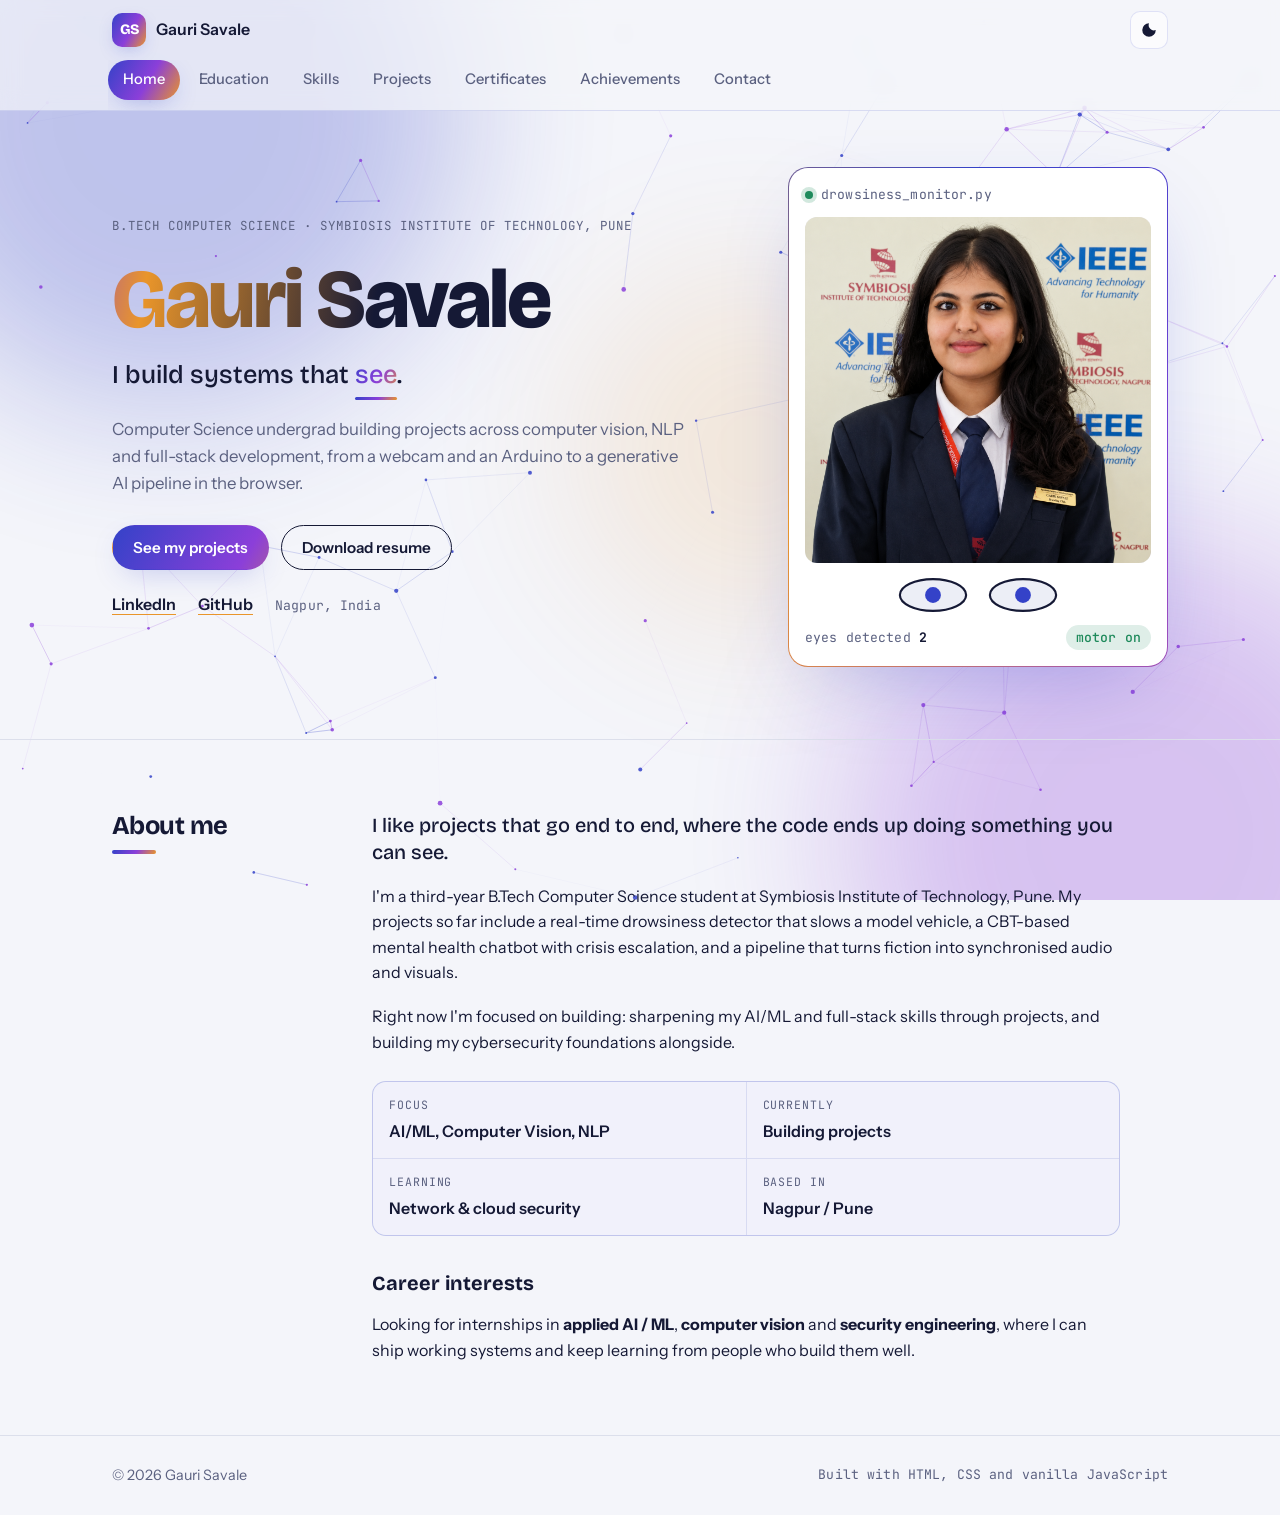
<file: index.html>
<!doctype html>
<html lang="en">
<head>
  <meta charset="utf-8">
  <meta name="viewport" content="width=device-width, initial-scale=1, viewport-fit=cover">
  <title>Gauri Savale Portfolio</title>
  <meta name="claude:viewport-fit-sides" content="cover">
  <meta name="description" content="Gauri Savale, B.Tech Computer Science student at Symbiosis Institute of Technology. AI/ML, computer vision, NLP and full-stack projects.">
  <link rel="preconnect" href="https://fonts.googleapis.com">
  <link rel="preconnect" href="https://fonts.gstatic.com" crossorigin>
  <link rel="stylesheet" href="https://fonts.googleapis.com/css2?family=Bricolage+Grotesque:opsz,wght@12..96,500;12..96,700;12..96,800&family=Instrument+Sans:wght@400;500;600&family=JetBrains+Mono:wght@400;500&display=swap">
  <link rel="stylesheet" href="style.css?v=13">
  <!-- Tab styles kept inline so tabs work even if an old style.css is cached -->
  <style>
    .tabs { display: flex; gap: 4px; overflow-x: auto; scrollbar-width: none; padding: 0 0 10px; }
    .tabs::-webkit-scrollbar { display: none; }
    .tab { flex: none; color: var(--muted, #9BA1BF); text-decoration: none; font-size: .92rem; font-weight: 500;
           padding: 7px 14px; border-radius: 99px; white-space: nowrap; }
    .tab:hover { color: var(--ink, #ECEEF8); background: var(--surface-2, rgba(128,128,160,.15)); }
    .tab[aria-selected="true"] { color: var(--accent-ink, #fff); background: var(--accent, #3442C8); }
    .js-tabs .panel:not(.is-active) { display: none !important; }
  </style>
</head>
<body>

<!-- Live background: drifting colour blobs + interactive particle network (script.js, block 12) -->
<div class="aurora" aria-hidden="true"><span></span><span></span><span></span></div>
<canvas id="bgCanvas" aria-hidden="true"></canvas>

<!-- ============ HEADER + TABS ============ -->
<header class="nav">
  <div class="wrap nav-inner">
    <a href="#home" class="brand" aria-label="Home"><span class="brand-mark">GS</span><span class="brand-name">Gauri Savale</span></a>
    <div class="nav-actions">
      <span id="viewCount" class="views mono" title="Portfolio visits" hidden>
        <svg viewBox="0 0 24 24" width="16" height="16" aria-hidden="true"><path fill="currentColor" d="M12 5C6.5 5 2.7 9.2 1.5 12c1.2 2.8 5 7 10.5 7s9.3-4.2 10.5-7C21.3 9.2 17.5 5 12 5zm0 11.5A4.5 4.5 0 1 1 12 7.5a4.5 4.5 0 0 1 0 9zm0-7a2.5 2.5 0 1 0 0 5 2.5 2.5 0 0 0 0-5z"/></svg>
        <b id="viewNumber">0</b><span class="views-label">views</span>
      </span>
      <button id="themeBtn" class="icon-btn" type="button" aria-label="Switch colour theme">
        <svg viewBox="0 0 24 24" width="18" height="18" aria-hidden="true"><path fill="currentColor" d="M12 3a9 9 0 1 0 9 9 7 7 0 0 1-9-9z"/></svg>
      </button>
    </div>
  </div>
  <div class="wrap">
    <nav class="tabs" role="tablist" aria-label="Portfolio sections">
      <a href="#home" role="tab" class="tab">Home</a>
      <a href="#education" role="tab" class="tab">Education</a>
      <a href="#skills" role="tab" class="tab">Skills</a>
      <a href="#projects" role="tab" class="tab">Projects</a>
      <a href="#certificates" role="tab" class="tab">Certificates</a>
      <a href="#achievements" role="tab" class="tab">Achievements</a>
      <a href="#contact" role="tab" class="tab">Contact</a>
    </nav>
  </div>
</header>

<main>

  <!-- ============ HOME: hero + about + career interests ============ -->
  <section id="home" class="panel" role="tabpanel" aria-label="Home">
    <div class="hero">
      <div class="wrap hero-grid">
        <div class="hero-text">
          <p class="eyebrow">B.Tech Computer Science · Symbiosis Institute of Technology, Pune</p>
          <h1>Gauri Savale</h1>
          <p class="role">I build systems that <span id="rotator" class="rotator">see</span>.</p>
          <p class="lede">Computer Science undergrad building projects across computer vision, NLP and full-stack development, from a webcam and an Arduino to a generative AI pipeline in the browser.</p>
          <div class="cta-row">
            <a class="btn btn-primary" href="#projects">See my projects</a>
            <a class="btn btn-ghost" href="assets/Gauri_Savale_Resume.pdf" download>Download resume</a>
          </div>
          <ul class="hero-links">
            <li><a href="https://www.linkedin.com/in/gaurisavale" target="_blank" rel="noopener">LinkedIn</a></li>
            <li><a href="https://github.com/gaurisavale" target="_blank" rel="noopener">GitHub</a></li>
            <li><span class="mono">Nagpur, India</span></li>
          </ul>
        </div>

        <!-- A live nod to the drowsiness detection project: blinking eyes + an eye aspect ratio readout -->
        <figure class="monitor" aria-label="Animated demo inspired by the drowsiness detection project">
          <div class="monitor-head">
            <span class="dot"></span><span class="mono">drowsiness_monitor.py</span>
          </div>
          <div class="photo-frame">
            <img id="profilePhoto" src="assets/profile.jpg" alt="Photo of Gauri Savale" width="320" height="320">
            <span class="initials" aria-hidden="true">GS</span>
          </div>
          <div class="eyes" aria-hidden="true">
            <svg class="eye" viewBox="0 0 100 50"><ellipse cx="50" cy="25" rx="46" ry="22" class="sclera"/><circle cx="50" cy="25" r="11" class="iris"/><rect class="lid" x="0" y="0" width="100" height="50"/></svg>
            <svg class="eye" viewBox="0 0 100 50"><ellipse cx="50" cy="25" rx="46" ry="22" class="sclera"/><circle cx="50" cy="25" r="11" class="iris"/><rect class="lid" x="0" y="0" width="100" height="50"/></svg>
          </div>
          <figcaption class="readout mono">
            <span>eyes detected <b id="earValue">2</b></span>
            <span id="earState" class="state awake">motor on</span>
          </figcaption>
        </figure>
      </div>
    </div>

    <div class="section alt">
      <div class="wrap split">
        <h2 class="label">About me</h2>
        <div class="body">
          <p class="big">I like projects that go end to end, where the code ends up doing something you can see.</p>
          <p>I'm a third-year B.Tech Computer Science student at Symbiosis Institute of Technology, Pune. My projects so far include a real-time drowsiness detector that slows a model vehicle, a CBT-based mental health chatbot with crisis escalation, and a pipeline that turns fiction into synchronised audio and visuals.</p>
          <p>Right now I'm focused on building: sharpening my AI/ML and full-stack skills through projects, and building my cybersecurity foundations alongside.</p>
          <dl class="facts">
            <div><dt>Focus</dt><dd>AI/ML, Computer Vision, NLP</dd></div>
            <div><dt>Currently</dt><dd>Building projects</dd></div>
            <div><dt>Learning</dt><dd>Network &amp; cloud security</dd></div>
            <div><dt>Based in</dt><dd>Nagpur / Pune</dd></div>
          </dl>

          <h3 class="sub">Career interests</h3>
          <p>Looking for internships in <strong>applied AI / ML</strong>, <strong>computer vision</strong> and <strong>security engineering</strong>, where I can ship working systems and keep learning from people who build them well.</p>
        </div>
      </div>
    </div>
  </section>

  <!-- ============ EDUCATION ============ -->
  <section id="education" class="panel section" role="tabpanel" aria-label="Education">
    <div class="wrap split">
      <h2 class="label">Education</h2>
      <div class="body">
        <ol class="timeline">
          <li>
            <span class="when mono">2024 – present</span>
            <h3>B.Tech in Computer Science</h3>
            <p>Symbiosis Institute of Technology, Pune</p>
          </li>
          <li>
            <span class="when mono">Year: add</span>
            <h3>Class XII (Higher Secondary)</h3>
            <p class="todo">Add school / junior college name and board</p>
          </li>
          <li>
            <span class="when mono">Year: add</span>
            <h3>Class X (Secondary)</h3>
            <p class="todo">Add school name and board</p>
          </li>
        </ol>
      </div>
    </div>
  </section>

  <!-- ============ SKILLS ============ -->
  <section id="skills" class="panel section" role="tabpanel" aria-label="Skills">
    <div class="wrap split">
      <h2 class="label">Technical skills</h2>
      <div class="body">
        <div class="skill-grid">
          <div class="skill-group">
            <h3>Languages</h3>
            <ul class="meters">
              <li><span>Python</span><meter min="0" max="5" value="4.5">4.5/5</meter></li>
              <li><span>JavaScript</span><meter min="0" max="5" value="3.5">3.5/5</meter></li>
              <li><span>SQL / PL/SQL</span><meter min="0" max="5" value="3.5">3.5/5</meter></li>
              <li><span>C</span><meter min="0" max="5" value="3">3/5</meter></li>
            </ul>
          </div>
          <div class="skill-group">
            <h3>AI / ML</h3>
            <ul class="chips">
              <li>NLP</li><li>Computer Vision</li><li>Sentiment Analysis</li><li>Generative AI</li><li>Machine Learning</li>
            </ul>
          </div>
          <div class="skill-group">
            <h3>Frameworks &amp; libraries</h3>
            <ul class="chips">
              <li>Django</li><li>React</li><li>Next.js</li><li>OpenCV</li><li>Pandas</li><li>Matplotlib</li><li>Spotipy</li><li>Firebase</li><li>Arduino</li>
            </ul>
          </div>
          <div class="skill-group">
            <h3>CS fundamentals</h3>
            <ul class="chips">
              <li>Data Structures &amp; Algorithms</li><li>DBMS &amp; Triggers</li><li>SDLC</li><li>Debugging</li><li>Linux (RHEL)</li><li>Ansible</li>
            </ul>
          </div>
          <div class="skill-group wide">
            <h3>Cybersecurity <span class="tag">learning</span></h3>
            <ul class="chips">
              <li>Network Security</li><li>Cloud Security</li><li>Risk Management</li><li>Threat Analysis</li>
            </ul>
          </div>
        </div>

        <!-- Resume skill extractor -->
        <div class="extractor" id="extractor">
          <div class="ex-head">
            <h3>Resume skill extractor</h3>
            <p class="note">Upload a resume (PDF or TXT) and it lists every skill it finds, grouped by area, and shows which ones we share. It runs in your browser, so the file is never uploaded anywhere.</p>
          </div>
          <div id="dropZone" class="drop">
            <div class="ex-actions">
              <button type="button" class="btn btn-primary" id="pickResume">Upload a resume</button>
              <button type="button" class="btn btn-ghost" id="useMyResume">Try it on my resume</button>
            </div>
            <p class="drop-hint">or drag a PDF / TXT file here</p>
            <input id="resumeInput" type="file" accept=".pdf,.txt,application/pdf,text/plain" hidden>
          </div>
          <p id="exStatus" class="ex-status" role="status"></p>
          <div id="exResults" class="ex-results" hidden></div>
        </div>
      </div>
    </div>
  </section>

  <!-- ============ PROJECTS ============ -->
  <section id="projects" class="panel section" role="tabpanel" aria-label="Projects">
    <div class="wrap">
      <div class="section-head">
        <h2 class="label">Projects</h2>
        <div class="filters" role="group" aria-label="Filter projects">
          <button type="button" class="filter is-on" data-filter="all" aria-pressed="true">All</button>
          <button type="button" class="filter" data-filter="ai" aria-pressed="false">AI / ML</button>
          <button type="button" class="filter" data-filter="web" aria-pressed="false">Web</button>
          <button type="button" class="filter" data-filter="hardware" aria-pressed="false">Hardware</button>
          <button type="button" class="filter" data-filter="data" aria-pressed="false">Data</button>
        </div>
      </div>

      <div class="projects">
        <article class="project featured" data-tags="ai hardware">
          <div class="project-top"><span class="year mono">2026</span><span class="kind mono">CV + embedded</span></div>
          <h3>Vision-Based Driver Drowsiness Detection &amp; Smart Vehicle Control</h3>
          <p>A webcam watches the driver's eyes in real time using OpenCV. If the eyes disappear (closed or looking away), the Python script tells an Arduino over serial to stop the vehicle's motor. When the eyes are detected again, the motor starts back up.</p>
          <ul class="points">
            <li>Eye detection with OpenCV's Haar cascade classifier, drawn live on the video feed</li>
            <li>Python sends <code>1</code> or <code>0</code> over USB serial; the Arduino drives the motor through an L298N driver with PWM speed control</li>
          </ul>
          <ul class="stack mono"><li>Python</li><li>OpenCV</li><li>PySerial</li><li>Arduino (C++)</li></ul>
          <div class="links"><a class="code-link" href="https://github.com/gaurisavale/drowsiness-detection" target="_blank" rel="noopener">View code →</a></div>
        </article>

        <article class="project" data-tags="ai web">
          <div class="project-top"><span class="year mono">2026</span><span class="kind mono">NLP chatbot</span></div>
          <h3>MindEase: AI Mental Health Chatbot</h3>
          <p>A chatbot giving CBT-based emotional support, with sentiment analysis and intent classification. Crisis detection escalates high-risk sessions, and sessions are anonymised with private, persistent history.</p>
          <ul class="stack mono"><li>Python</li><li>Django</li><li>NLP</li><li>MySQL / Firebase</li><li>JavaScript</li></ul>
          <div class="links"><a class="code-link" href="https://github.com/gaurisavale/mindease" target="_blank" rel="noopener">View code →</a></div>
        </article>

        <article class="project" data-tags="ai web">
          <div class="project-top"><span class="kind mono">AI dev tool</span></div>
          <h3>CodeReviewX: Explainable AI Code Review</h3>
          <p>Upload code and get a review you can trust. It runs deterministic structural analysis first (AST for Python, heuristics for JS, TS, Java and C/C++), then an LLM explains only the verified findings. Results show as a function-health graph, heatmap, risk flags and refactoring tips.</p>
          <ul class="stack mono"><li>Next.js</li><li>TypeScript</li><li>FastAPI</li><li>Python AST</li><li>OpenAI API</li><li>Docker</li></ul>
          <div class="links"><a class="code-link" href="https://github.com/gaurisavale/CodeReviewX" target="_blank" rel="noopener">View code →</a></div>
        </article>

        <article class="project" data-tags="ai web">
          <div class="project-top"><span class="year mono">2026</span><span class="kind mono">GenAI pipeline</span></div>
          <h3>VisionTale: Cinematic Stories from Text</h3>
          <p>Write a short scene and it becomes a narrated mini film. The text is split into story beats, an AI image is generated for each, and the browser reads it aloud while highlighting every spoken word. Factual text is detected first and skips image generation, and scenes are generated in parallel, cutting the wait from about 20s to 4s.</p>
          <ul class="stack mono"><li>Next.js</li><li>React</li><li>Tailwind CSS</li><li>Pollinations.ai</li><li>Web Speech API</li></ul>
          <div class="links">
            <a class="code-link" href="https://shader-hero-two.vercel.app" target="_blank" rel="noopener">Live demo →</a>
            <a class="code-link" href="https://github.com/gaurisavale/visiontale" target="_blank" rel="noopener">View code →</a>
          </div>
        </article>

        <article class="project" data-tags="data web">
          <div class="project-top"><span class="year mono">2025</span><span class="kind mono">Data + web app</span></div>
          <h3>Musify: Playlist Analyzer</h3>
          <p>Breaks down a playlist's genres, moods, artists and eras with hand-built SVG charts. Log in with Spotify, upload a CSV or try a demo playlist. It also suggests new songs, reorders tracks into a smooth energy arc, and compares two playlists. Started as a Python + Spotipy notebook, rebuilt as a web app.</p>
          <ul class="stack mono"><li>JavaScript</li><li>Spotify Web API</li><li>OAuth PKCE</li><li>SVG charts</li></ul>
          <div class="links">
            <a class="code-link" href="https://gaurisavale.github.io/Musify/" target="_blank" rel="noopener">Live demo →</a>
            <a class="code-link" href="https://github.com/gaurisavale/Musify" target="_blank" rel="noopener">View code →</a>
          </div>
        </article>
      </div>
    </div>
  </section>

  <!-- ============ CERTIFICATES ============ -->
  <section id="certificates" class="panel section" role="tabpanel" aria-label="Certificates">
    <div class="wrap">
      <div class="section-head">
        <h2 class="label">Certificates</h2>
        <p class="note">Tap a certificate to view it.</p>
      </div>
      <div class="certs" id="certGrid"></div>
    </div>
  </section>

  <!-- ============ ACHIEVEMENTS + CONTRIBUTIONS ============ -->
  <section id="achievements" class="panel section" role="tabpanel" aria-label="Achievements">
    <div class="wrap two-col">
      <div>
        <h2 class="label">Achievements</h2>
        <ul class="list">
          <li><strong>Red Hat System Administration I</strong><span>Certified, April 2026</span></li>
        </ul>
      </div>
      <div>
        <h2 class="label">Contributions</h2>
        <ul class="list">
          <li><strong>ACM Student Chapter, SIT</strong><span>Active member since 2024. Technical talks, workshops and hackathons.</span></li>
        </ul>
      </div>
    </div>
  </section>

  <!-- ============ CONTACT ============ -->
  <section id="contact" class="panel section" role="tabpanel" aria-label="Contact">
    <div class="wrap two-col">
      <div>
        <h2 class="label">Contact</h2>
        <p class="big">Open to internships, project collaborations and a good conversation about AI.</p>
        <div class="contact-line">
          <span class="mono" id="emailText">gauri.s.savale@gmail.com</span>
          <button type="button" class="btn btn-small" id="copyEmail">Copy</button>
        </div>
        <ul class="hero-links">
          <li><a href="https://www.linkedin.com/in/gaurisavale" target="_blank" rel="noopener">LinkedIn</a></li>
          <li><a href="https://github.com/gaurisavale" target="_blank" rel="noopener">GitHub</a></li>
          <li><a href="assets/Gauri_Savale_Resume.pdf" download>Resume (PDF)</a></li>
        </ul>
      </div>
      <form id="contactForm" class="form" novalidate>
        <label for="cName">Your name</label>
        <input id="cName" name="name" type="text" autocomplete="name" required>
        <label for="cEmail">Your email</label>
        <input id="cEmail" name="email" type="email" autocomplete="email" required>
        <label for="cMsg">Message</label>
        <textarea id="cMsg" name="message" rows="4" required></textarea>
        <button class="btn btn-primary" type="submit">Write to Gauri</button>
        <p id="formNote" class="form-note" role="status"></p>
      </form>
    </div>
  </section>
</main>

<footer class="footer">
  <div class="wrap footer-inner">
    <span>© <span id="year">2026</span> Gauri Savale</span>
    <span class="mono">Built with HTML, CSS and vanilla JavaScript</span>
  </div>
</footer>

<!-- Certificate viewer -->
<dialog id="certDialog" class="dialog" aria-labelledby="dlgTitle">
  <div class="dialog-head">
    <h3 id="dlgTitle">Certificate</h3>
    <button type="button" class="icon-btn" id="dlgClose" aria-label="Close">✕</button>
  </div>
  <div class="dialog-body" id="dlgBody"></div>
</dialog>

<script src="script.js?v=13"></script>
</body>
</html>
</file>
<file: style.css>
/* Layout: single column of sections; on wide screens each section has a
   narrow label column on the left and content on the right. */
:root {
  --bg: #F4F5FA;
  --surface: #FFFFFF;
  --surface-2: #ECEEF6;
  --ink: #151935;
  --muted: #5B6180;
  --line: #DCDFEB;
  --accent: #3442C8;
  --accent-ink: #FFFFFF;
  --accent-soft: #E4E7FB;
  --spark: #E9952A;
  --ok: #1E8A5B;
  --warn: #C2410C;

  --f-display: "Bricolage Grotesque", "Segoe UI", system-ui, sans-serif;
  --f-body: "Instrument Sans", "Segoe UI", system-ui, sans-serif;
  --f-mono: "JetBrains Mono", ui-monospace, Consolas, monospace;

  --step-0: 1rem;
  --step-1: 1.25rem;
  --step-2: 1.6rem;
  --step-3: clamp(2rem, 4vw, 2.6rem);
  --step-4: clamp(2.8rem, 8vw, 5.2rem);

  --radius: 14px;
  --maxw: 1120px;
}

@media (prefers-color-scheme: dark) {
  :root:not([data-theme="light"]) {
    --bg: #0E1120; --surface: #161A2E; --surface-2: #1C2138; --ink: #ECEEF8; --muted: #9BA1BF;
    --line: #2A3050; --accent: #8E98FF; --accent-ink: #0E1120; --accent-soft: #232A52;
    --spark: #F3B04F; --ok: #4CC58E; --warn: #FB923C; color-scheme: dark;
  }
}
:root[data-theme="dark"] {
  --bg: #0E1120; --surface: #161A2E; --surface-2: #1C2138; --ink: #ECEEF8; --muted: #9BA1BF;
  --line: #2A3050; --accent: #8E98FF; --accent-ink: #0E1120; --accent-soft: #232A52;
  --spark: #F3B04F; --ok: #4CC58E; --warn: #FB923C; color-scheme: dark;
}

/* ---------- Base ---------- */
* { box-sizing: border-box; }
html { scroll-behavior: smooth; }
body {
  margin: 0;
  background: var(--bg);
  color: var(--ink);
  font-family: var(--f-body);
  font-size: var(--step-0);
  line-height: 1.6;
  -webkit-font-smoothing: antialiased;
}
img { max-width: 100%; display: block; }
a { color: var(--accent); }
h1, h2, h3 { font-family: var(--f-display); line-height: 1.1; margin: 0; text-wrap: balance; }
p { margin: 0; }
code { font-family: var(--f-mono); font-size: .9em; background: var(--surface-2); padding: .1em .35em; border-radius: 4px; }
.mono { font-family: var(--f-mono); font-size: .82rem; letter-spacing: .01em; }
:focus-visible { outline: 3px solid var(--spark); outline-offset: 2px; border-radius: 4px; }

.wrap {
  max-width: var(--maxw);
  margin-inline: auto;
  padding-left: max(16px, env(safe-area-inset-left, 0px));
  padding-right: max(16px, env(safe-area-inset-right, 0px));
}
@media (min-width: 700px) {
  .wrap { padding-left: max(32px, env(safe-area-inset-left, 0px)); padding-right: max(32px, env(safe-area-inset-right, 0px)); }
}


/* ---------- Nav ---------- */
.nav {
  position: sticky;
  top: env(safe-area-inset-top, 0px);
  z-index: 20;
  background: color-mix(in srgb, var(--bg) 88%, transparent);
  backdrop-filter: blur(10px);
  border-bottom: 1px solid var(--line);
}
.nav-inner { display: flex; align-items: center; justify-content: space-between; gap: 16px; height: 60px; }

/* Tab strip: scrolls sideways on small screens instead of wrapping */
.tabs {
  display: flex; gap: 4px; overflow-x: auto; scrollbar-width: none;
  margin-inline: -4px; padding: 0 4px 10px;
}
.tabs::-webkit-scrollbar { display: none; }
.tab {
  flex: none; color: var(--muted); text-decoration: none; font-size: .92rem; font-weight: 500;
  padding: 7px 14px; border-radius: 99px; border: 1px solid transparent; white-space: nowrap;
  transition: color .15s ease, background-color .15s ease;
}
.tab:hover { color: var(--ink); background: var(--surface-2); }
.tab[aria-selected="true"] { color: var(--accent-ink); background: var(--accent); }

/* Panels: JS adds .js-tabs to <html>, so without JS every section still shows */
.js-tabs .panel:not(.is-active) { display: none; }
.panel.is-active { animation: panelIn .3s ease both; }
@keyframes panelIn { from { opacity: .4; transform: translateY(8px); } to { opacity: 1; transform: none; } }
.js-tabs .panel.section { border-top: 0; }
main { min-height: 60vh; }
.brand { display: flex; align-items: center; gap: 10px; text-decoration: none; color: var(--ink); font-weight: 600; }
.brand-mark {
  display: grid; place-items: center; width: 34px; height: 34px; border-radius: 10px;
  background: var(--accent); color: var(--accent-ink); font-family: var(--f-display); font-weight: 800; font-size: .9rem;
}
.icon-btn {
  display: grid; place-items: center; width: 38px; height: 38px; border-radius: 10px;
  border: 1px solid var(--line); background: var(--surface); color: var(--ink); cursor: pointer; font-size: 1rem;
}
.icon-btn:hover { border-color: var(--accent); color: var(--accent); }

/* ---------- Buttons ---------- */
.btn {
  display: inline-flex; align-items: center; justify-content: center; gap: 8px;
  font: 600 .95rem var(--f-body); padding: 12px 20px; border-radius: 999px;
  text-decoration: none; border: 1.5px solid transparent; cursor: pointer;
  transition: transform .15s ease, background-color .15s ease;
}
.btn:hover { transform: translateY(-1px); }
.btn-primary { background: var(--accent); color: var(--accent-ink); }
.btn-ghost { border-color: var(--ink); color: var(--ink); background: transparent; }
.btn-ghost:hover { background: var(--ink); color: var(--bg); }
.btn-small { padding: 6px 14px; font-size: .85rem; background: var(--surface-2); color: var(--ink); border-color: var(--line); }

/* ---------- Hero ---------- */
.hero { padding-block: 56px 72px; }
.hero-grid { display: grid; grid-template-columns: minmax(0, 1.35fr) minmax(0, 1fr); gap: 48px; align-items: center; }
.eyebrow { font-family: var(--f-mono); font-size: .78rem; text-transform: uppercase; letter-spacing: .08em; color: var(--muted); margin-bottom: 18px; }
.hero h1 { font-size: var(--step-4); font-weight: 800; letter-spacing: -.03em; }
.role { font-family: var(--f-display); font-size: var(--step-2); font-weight: 500; margin-top: 10px; }
.rotator {
  color: var(--accent); display: inline-block;
  border-bottom: 3px solid var(--spark); padding-bottom: 2px;
  transition: opacity .25s ease;
}
.lede { color: var(--muted); max-width: 54ch; margin-top: 18px; font-size: 1.05rem; }
.cta-row { display: flex; flex-wrap: wrap; gap: 12px; margin-top: 28px; }
.hero-links { list-style: none; padding: 0; margin: 22px 0 0; display: flex; flex-wrap: wrap; gap: 8px 22px; align-items: center; }
.hero-links a { color: var(--ink); font-weight: 600; text-decoration-color: var(--spark); text-underline-offset: 4px; }
.hero-links .mono { color: var(--muted); }

.monitor {
  margin: 0; background: var(--surface); border: 1px solid var(--line); border-radius: 20px;
  padding: 16px; box-shadow: 0 20px 50px -30px color-mix(in srgb, var(--accent) 60%, transparent);
  max-width: 380px; justify-self: end; width: 100%;
}
.monitor-head { display: flex; align-items: center; gap: 8px; color: var(--muted); margin-bottom: 12px; }
.dot { width: 8px; height: 8px; border-radius: 50%; background: var(--ok); box-shadow: 0 0 0 4px color-mix(in srgb, var(--ok) 20%, transparent); }
.photo-frame {
  position: relative; aspect-ratio: 1; max-width: 100%; border-radius: 12px; overflow: hidden;
  background: repeating-linear-gradient(45deg, var(--surface-2) 0 10px, var(--accent-soft) 10px 20px);
}
.photo-frame img { position: absolute; inset: 0; width: 100%; height: 100%; object-fit: cover; z-index: 1; }
.photo-frame img.missing { display: none; }
.initials {
  position: absolute; inset: 0; display: grid; place-items: center;
  font-family: var(--f-display); font-weight: 800; font-size: 5rem; color: var(--accent);
}
.eyes { display: flex; justify-content: center; gap: 18px; margin-top: 14px; }
.eye { width: 72px; height: 36px; }
.sclera { fill: var(--surface-2); stroke: var(--ink); stroke-width: 3; }
.iris { fill: var(--accent); }
.lid { fill: var(--ink); transform-origin: 50% 0; transform: scaleY(0); transition: transform .12s ease; }
.monitor.blink .lid { transform: scaleY(1); }
.readout { display: flex; justify-content: space-between; align-items: center; margin-top: 12px; color: var(--muted); }
.readout b { color: var(--ink); font-variant-numeric: tabular-nums; }
.state { padding: 2px 10px; border-radius: 999px; font-weight: 500; }
.state.awake { color: var(--ok); background: color-mix(in srgb, var(--ok) 14%, transparent); }
.state.drowsy { color: var(--warn); background: color-mix(in srgb, var(--warn) 14%, transparent); }

@media (max-width: 820px) {
  .hero { padding-block: 36px 48px; }
  .hero-grid { grid-template-columns: minmax(0, 1fr); gap: 32px; }
  .monitor { justify-self: start; }
}

/* ---------- Sections ---------- */
.section { padding-block: 72px; border-top: 1px solid var(--line); }
.section.alt { background: var(--surface); }
.split { display: grid; grid-template-columns: 220px minmax(0, 1fr); gap: 40px; }
.label {
  font-size: var(--step-3); font-weight: 700; letter-spacing: -.02em;
}
.split .label { font-size: var(--step-2); align-self: start; }
.body { display: grid; gap: 18px; max-width: 68ch; min-width: 0; }
.big { font-family: var(--f-display); font-size: var(--step-1); font-weight: 500; line-height: 1.35; }
.sub { font-size: var(--step-1); margin-top: 18px; }
.note { color: var(--muted); font-size: .9rem; }
.section-head { display: flex; flex-wrap: wrap; align-items: end; justify-content: space-between; gap: 16px; margin-bottom: 28px; }
.two-col { display: grid; grid-template-columns: minmax(0, 1fr) minmax(0, 1fr); gap: 48px; }
.two-col .label { margin-bottom: 20px; }

@media (max-width: 820px) {
  .section { padding-block: 52px; }
  .split, .two-col { grid-template-columns: minmax(0, 1fr); gap: 20px; }
  .split .label { position: static; }
}

/* placeholders for content still to add */
.todo { color: var(--muted); font-style: italic; }
li.todo { border-style: dashed !important; }

/* About facts */
.facts { display: grid; grid-template-columns: repeat(2, minmax(0, 1fr)); gap: 1px; margin: 8px 0 0; background: var(--line); border: 1px solid var(--line); border-radius: var(--radius); overflow: hidden; }
.facts div { background: var(--bg); padding: 14px 16px; }
.facts dt { font-family: var(--f-mono); font-size: .72rem; text-transform: uppercase; letter-spacing: .08em; color: var(--muted); }
.facts dd { margin: 4px 0 0; font-weight: 600; }

/* Education timeline */
.timeline { list-style: none; margin: 0; padding: 0 0 0 22px; border-left: 2px solid var(--line); display: grid; gap: 26px; }
.timeline li { position: relative; }
.timeline li::before {
  content: ""; position: absolute; left: -30px; top: 6px; width: 14px; height: 14px; border-radius: 50%;
  background: var(--surface); border: 3px solid var(--accent);
}
.timeline li:first-child::before { background: var(--accent); }
.timeline h3 { font-size: var(--step-1); margin-top: 4px; }
.timeline .when { color: var(--muted); }
.timeline p { color: var(--muted); }

/* Marks table */
.table-wrap { overflow-x: auto; border: 1px solid var(--line); border-radius: var(--radius); }
.marks { width: 100%; border-collapse: collapse; font-variant-numeric: tabular-nums; min-width: 420px; }
.marks th, .marks td { text-align: left; padding: 12px 16px; border-bottom: 1px solid var(--line); }
.marks tr:last-child td { border-bottom: 0; }
.marks th { font-family: var(--f-mono); font-size: .72rem; text-transform: uppercase; letter-spacing: .08em; color: var(--muted); font-weight: 500; background: var(--bg); }
.marks .bar-col { width: 45%; }
.bar { height: 8px; border-radius: 99px; background: var(--surface-2); overflow: hidden; }
.bar span { display: block; height: 100%; background: var(--accent); border-radius: 99px; }
.pending { color: var(--muted); font-style: italic; }

/* Skills */
.skill-grid { display: grid; grid-template-columns: repeat(2, minmax(0, 1fr)); gap: 28px 36px; }
.skill-group h3 { font-size: 1.05rem; margin-bottom: 12px; display: flex; align-items: center; gap: 10px; }
.skill-group.wide { grid-column: 1 / -1; }
.tag { font-family: var(--f-mono); font-size: .7rem; font-weight: 500; color: var(--spark); border: 1px solid currentColor; border-radius: 99px; padding: 1px 8px; }
.chips { list-style: none; padding: 0; margin: 0; display: flex; flex-wrap: wrap; gap: 8px; }
.chips li { background: var(--surface); border: 1px solid var(--line); padding: 5px 12px; border-radius: 99px; font-size: .9rem; }
.section.alt .chips li { background: var(--bg); }
.meters { list-style: none; padding: 0; margin: 0; display: grid; gap: 10px; }
.meters li { display: grid; grid-template-columns: 120px minmax(0, 1fr); align-items: center; gap: 12px; font-size: .92rem; }
meter { width: 100%; height: 10px; appearance: none; -webkit-appearance: none; border: 0; background: var(--surface-2); border-radius: 99px; }
meter::-webkit-meter-bar { background: var(--surface-2); border: 0; border-radius: 99px; height: 10px; }
meter::-webkit-meter-optimum-value { background: var(--accent); border-radius: 99px; }
meter::-moz-meter-bar { background: var(--accent); border-radius: 99px; }
@media (max-width: 640px) { .skill-grid { grid-template-columns: minmax(0, 1fr); } }

/* Experience */
.job { background: var(--bg); border: 1px solid var(--line); border-radius: var(--radius); padding: 20px 22px; }
.job-head { display: flex; flex-wrap: wrap; justify-content: space-between; gap: 6px 16px; align-items: baseline; }
.job h3 { font-size: var(--step-1); }
.job .when { color: var(--muted); }
.job ul { margin: 12px 0 0; padding-left: 20px; display: grid; gap: 6px; }

/* Projects */
.filters { display: flex; flex-wrap: wrap; gap: 6px; }
.filter {
  font: 500 .88rem var(--f-body); padding: 7px 14px; border-radius: 99px; cursor: pointer;
  border: 1px solid var(--line); background: var(--surface); color: var(--muted);
}
.filter:hover { color: var(--ink); }
.filter.is-on { background: var(--ink); color: var(--bg); border-color: var(--ink); }
.projects { display: grid; grid-template-columns: repeat(2, minmax(0, 1fr)); gap: 20px; }
.project {
  display: flex; flex-direction: column; gap: 12px; padding: 24px;
  background: var(--surface); border: 1px solid var(--line); border-radius: var(--radius);
  transition: border-color .2s ease, transform .2s ease;
}
.project:hover { border-color: var(--accent); transform: translateY(-2px); }
.project.featured { grid-column: 1 / -1; border-color: var(--accent); background: linear-gradient(var(--accent-soft), var(--accent-soft)) top / 100% 6px no-repeat, var(--surface); }
.project.featured h3 { font-size: var(--step-2); }
.project h3 { font-size: var(--step-1); }
.project p { color: var(--muted); }
.project-top { display: flex; justify-content: space-between; color: var(--muted); }
.kind { color: var(--accent); }
.points { margin: 0; padding-left: 20px; display: grid; gap: 4px; font-size: .95rem; }
.stack { list-style: none; padding: 0; margin: 4px 0 0; display: flex; flex-wrap: wrap; gap: 6px; }
.stack li { background: var(--surface-2); padding: 3px 10px; border-radius: 6px; font-size: .75rem; }
.links { margin-top: auto; padding-top: 6px; display: flex; flex-wrap: wrap; gap: 8px 20px; }
.code-link { font-weight: 600; text-decoration: none; }
.code-link:hover { text-decoration: underline; }
.project[hidden] { display: none; }
@media (max-width: 760px) { .projects { grid-template-columns: minmax(0, 1fr); } }

/* Certificates */
.certs { display: grid; grid-template-columns: repeat(3, minmax(0, 1fr)); gap: 16px; }
.cert {
  text-align: left; font: inherit; color: inherit; cursor: pointer;
  display: grid; grid-template-rows: auto 1fr; gap: 0; padding: 0; overflow: hidden;
  background: var(--bg); border: 1px solid var(--line); border-radius: var(--radius);
  transition: border-color .2s ease;
}
.cert:hover { border-color: var(--accent); }
.cert-thumb { aspect-ratio: 16 / 10; max-width: 100%; background: var(--surface-2); position: relative; overflow: hidden; }
.cert-thumb img { width: 100%; height: 100%; object-fit: cover; }
.cert-ph {
  position: absolute; inset: 0; display: grid; place-items: center; text-align: center; padding: 12px;
  font-family: var(--f-display); font-weight: 800; font-size: 1.6rem; color: var(--accent);
  background: radial-gradient(circle at 80% 20%, var(--accent-soft), transparent 60%);
}
.cert-info { padding: 14px 16px; display: grid; gap: 4px; }
.cert-info strong { line-height: 1.3; }
.cert-info span { color: var(--muted); font-size: .85rem; }
.cert .status { color: var(--spark); }
@media (max-width: 900px) { .certs { grid-template-columns: repeat(2, minmax(0, 1fr)); } }
@media (max-width: 540px) { .certs { grid-template-columns: minmax(0, 1fr); } }

/* Achievements / contributions lists */
.list { list-style: none; padding: 0; margin: 0; display: grid; gap: 12px; }
.list li { display: grid; gap: 2px; padding: 14px 16px; border: 1px solid var(--line); border-radius: 12px; background: var(--surface); }
.list span { color: var(--muted); font-size: .92rem; }

/* Gallery */
.gallery { display: grid; grid-template-columns: repeat(3, minmax(0, 1fr)); gap: 14px; }
.shot { margin: 0; border-radius: var(--radius); overflow: hidden; border: 1px solid var(--line); background: var(--bg); }
.shot .frame { aspect-ratio: 4 / 3; max-width: 100%; position: relative; background: var(--surface-2); }
.shot img { width: 100%; height: 100%; object-fit: cover; }
.shot .ph { position: absolute; inset: 0; display: grid; place-items: center; color: var(--muted); font-family: var(--f-mono); font-size: .78rem; padding: 12px; text-align: center; }
.shot figcaption { padding: 10px 14px; font-size: .9rem; }
@media (max-width: 760px) { .gallery { grid-template-columns: repeat(2, minmax(0, 1fr)); } }

/* Contact */
.contact-line { display: flex; flex-wrap: wrap; align-items: center; gap: 12px; margin-top: 20px; padding: 12px 16px; border: 1px solid var(--line); border-radius: 12px; background: var(--surface); }
.contact-line .mono { font-size: .95rem; overflow-wrap: anywhere; }
.form { display: grid; gap: 8px; background: var(--surface); border: 1px solid var(--line); border-radius: var(--radius); padding: 24px; align-self: start; }
.form label { font-weight: 600; font-size: .9rem; margin-top: 6px; }
.form input, .form textarea {
  font: inherit; color: var(--ink); background: var(--bg); border: 1px solid var(--line); border-radius: 10px; padding: 10px 12px; width: 100%;
}
.form input:focus, .form textarea:focus { border-color: var(--accent); outline: none; box-shadow: 0 0 0 3px var(--accent-soft); }
.form .btn { margin-top: 12px; justify-self: start; }
.form-note { font-size: .9rem; color: var(--muted); min-height: 1.4em; }
.form-note.error { color: var(--warn); }

/* Footer */
.footer { border-top: 1px solid var(--line); padding-block: 28px; color: var(--muted); font-size: .9rem; }
.footer-inner { display: flex; flex-wrap: wrap; justify-content: space-between; gap: 8px; }

/* Certificate dialog */
.dialog {
  border: 1px solid var(--line); border-radius: 18px; padding: 0; width: min(720px, calc(100vw - 32px));
  background: var(--surface); color: var(--ink);
}
.dialog::backdrop { background: rgba(10, 12, 30, .6); }
.dialog-head { display: flex; justify-content: space-between; align-items: center; gap: 12px; padding: 16px 20px; border-bottom: 1px solid var(--line); }
.dialog-head h3 { font-size: var(--step-1); }
.dialog-body { padding: 20px; display: grid; gap: 12px; }
.dialog-body img { border-radius: 10px; border: 1px solid var(--line); }
.dialog-body .muted { color: var(--muted); }

@media (prefers-reduced-motion: reduce) {
  html { scroll-behavior: auto; }
  *, *::before, *::after { transition: none !important; animation: none !important; }
}

/* ---------- View counter (header) ---------- */
.nav-actions { display: flex; align-items: center; gap: 8px; }
.views {
  display: inline-flex; align-items: center; gap: 6px; height: 38px; padding: 0 12px;
  border: 1px solid var(--line); border-radius: 10px; background: var(--surface);
  color: var(--muted); font-size: .8rem;
}
.views b { color: var(--ink); font-variant-numeric: tabular-nums; font-weight: 500; }
@media (max-width: 420px) { .views-label { display: none; } }

/* ---------- Resume skill extractor ---------- */
.extractor {
  margin-top: 12px; padding: 22px; display: grid; gap: 14px;
  background: var(--surface); border: 1px solid var(--line); border-radius: var(--radius);
}
.section.alt .extractor { background: var(--bg); }
.ex-head { display: grid; gap: 6px; }
.ex-head h3 { font-size: var(--step-1); }
.drop {
  display: grid; justify-items: center; gap: 10px; padding: 22px 16px; text-align: center;
  border: 2px dashed var(--line); border-radius: 12px; transition: border-color .15s ease, background-color .15s ease;
}
.drop.is-over { border-color: var(--accent); background: var(--accent-soft); }
.ex-actions { display: flex; flex-wrap: wrap; justify-content: center; gap: 10px; }
.drop-hint { color: var(--muted); font-size: .88rem; }
.ex-status { color: var(--muted); font-size: .92rem; min-height: 1.3em; }
.ex-status.error { color: var(--warn); }
.ex-results { display: grid; gap: 16px; }
.ex-summary { display: flex; flex-wrap: wrap; gap: 10px; }
.ex-stat {
  display: grid; gap: 2px; padding: 10px 14px; min-width: 120px;
  border: 1px solid var(--line); border-radius: 10px; background: var(--bg);
}
.section.alt .ex-stat { background: var(--surface); }
.ex-stat b { font-family: var(--f-display); font-size: 1.5rem; line-height: 1; font-variant-numeric: tabular-nums; }
.ex-stat span { font-family: var(--f-mono); font-size: .7rem; text-transform: uppercase; letter-spacing: .08em; color: var(--muted); }
.ex-group h4 { margin: 0 0 8px; font-size: .95rem; font-family: var(--f-body); }
.chips li.match { background: var(--accent-soft); border-color: var(--accent); color: var(--ink); font-weight: 600; }
.ex-legend { color: var(--muted); font-size: .85rem; display: flex; align-items: center; gap: 8px; }
.ex-legend i { width: 12px; height: 12px; border-radius: 4px; background: var(--accent-soft); border: 1px solid var(--accent); display: inline-block; }

/* =====================================================================
   VISUAL LAYER: live background, glass surfaces, glow + tilt, motion
   ===================================================================== */
@property --angle { syntax: "<angle>"; initial-value: 0deg; inherits: false; }

:root {
  --accent-2: #8B3FD9;
  --glass: rgba(255, 255, 255, .62);
  --glass-strong: rgba(255, 255, 255, .82);
  --glass-line: rgba(52, 66, 200, .14);
  --surface-solid: #FFFFFF;
  --glow: rgba(52, 66, 200, .35);
  --grad: linear-gradient(120deg, var(--accent), var(--accent-2) 55%, var(--spark));
}
@media (prefers-color-scheme: dark) {
  :root:not([data-theme="light"]) {
    --bg: #070914; --accent-2: #C08BFF;
    --glass: rgba(22, 26, 48, .55); --glass-strong: rgba(22, 26, 48, .8);
    --glass-line: rgba(142, 152, 255, .16); --surface-solid: #12162A; --glow: rgba(142, 152, 255, .45);
  }
}
:root[data-theme="dark"] {
  --bg: #070914; --accent-2: #C08BFF;
  --glass: rgba(22, 26, 48, .55); --glass-strong: rgba(22, 26, 48, .8);
  --glass-line: rgba(142, 152, 255, .16); --surface-solid: #12162A; --glow: rgba(142, 152, 255, .45);
}

/* ---------- live background ---------- */
.aurora, #bgCanvas { position: fixed; inset: 0; pointer-events: none; }
.aurora { z-index: 0; overflow: hidden; }
.aurora span {
  position: absolute; width: 46vmax; height: 46vmax; border-radius: 50%;
  filter: blur(80px); opacity: .28; mix-blend-mode: normal;
  animation: drift 26s ease-in-out infinite alternate;
}
.aurora span:nth-child(1) { background: var(--accent); top: -14vmax; left: -10vmax; }
.aurora span:nth-child(2) { background: var(--accent-2); bottom: -18vmax; right: -12vmax; animation-duration: 32s; animation-delay: -8s; }
.aurora span:nth-child(3) { background: var(--spark); top: 30%; left: 45%; width: 28vmax; height: 28vmax; opacity: .14; animation-duration: 38s; animation-delay: -16s; }
@keyframes drift {
  0%   { transform: translate(0, 0) scale(1); }
  50%  { transform: translate(8vmax, 6vmax) scale(1.12); }
  100% { transform: translate(-6vmax, 10vmax) scale(.95); }
}
#bgCanvas { z-index: 0; width: 100%; height: 100%; }
main, .footer { position: relative; z-index: 1; }
.nav { position: sticky; z-index: 20; }

/* ---------- glass surfaces ---------- */
.section.alt { background: transparent; }
.project, .cert, .job, .list li, .form, .extractor, .contact-line, .views,
.facts div, .ex-stat, .icon-btn, .filter, .chips li, .section.alt .chips li, .section.alt .ex-stat, .section.alt .extractor {
  background: var(--glass);
  border-color: var(--glass-line);
  -webkit-backdrop-filter: blur(14px) saturate(140%);
  backdrop-filter: blur(14px) saturate(140%);
}
.facts { background: var(--glass-line); border-color: var(--glass-line); }
.form input, .form textarea { background: var(--glass-strong); }
.dialog { background: var(--surface-solid); }
.nav { background: color-mix(in srgb, var(--bg) 70%, transparent); border-bottom-color: var(--glass-line); }

/* ---------- gradient type + accents ---------- */
.hero h1 .ch { display: inline-block; animation: chIn .7s cubic-bezier(.2,.8,.2,1) both; animation-delay: calc(var(--i) * 45ms); }
.hero h1 .ch.sp { width: .28em; }
/* after the letters land, JS swaps back to plain text and adds .shine */
.hero h1.shine {
  background: linear-gradient(100deg, var(--ink) 0%, var(--ink) 30%, var(--accent) 45%, var(--accent-2) 55%, var(--spark) 62%, var(--ink) 78%, var(--ink) 100%);
  background-size: 250% 100%; background-position: 100% 0;
  -webkit-background-clip: text; background-clip: text; color: transparent;
  animation: sheen 7s ease-in-out .5s infinite;
}
@keyframes sheen { 0%, 20% { background-position: 100% 0; } 60%, 100% { background-position: 0 0; } }
@keyframes chIn { from { opacity: .15; transform: translateY(.45em) rotate(6deg); filter: blur(6px); } to { opacity: 1; transform: none; filter: none; } }

.rotator {
  background: var(--grad); -webkit-background-clip: text; background-clip: text; color: transparent;
  border-bottom: 0; position: relative;
}
.rotator::after { content: ""; position: absolute; left: 0; right: 0; bottom: -2px; height: 3px; border-radius: 3px; background: var(--grad); }
.brand-mark { background: var(--grad); box-shadow: 0 6px 18px -6px var(--glow); color: #fff; }
.label { position: relative; }
.label::after { content: ""; display: block; width: 44px; height: 4px; border-radius: 4px; margin-top: 10px; background: var(--grad); }
.section-head .label::after, .two-col .label::after { margin-top: 8px; }

/* ---------- buttons ---------- */
.btn-primary {
  background: var(--grad); background-size: 160% 100%; color: #fff; position: relative; overflow: hidden;
  box-shadow: 0 10px 30px -12px var(--glow);
  transition: transform .2s ease, box-shadow .2s ease, background-position .4s ease;
}
.btn-primary:hover { background-position: 100% 0; box-shadow: 0 14px 36px -10px var(--glow); }
.btn-primary::after {
  content: ""; position: absolute; inset: 0; transform: translateX(-120%);
  background: linear-gradient(100deg, transparent 30%, rgba(255,255,255,.45) 50%, transparent 70%);
  transition: transform .7s ease;
}
.btn-primary:hover::after { transform: translateX(120%); }
.btn-ghost { -webkit-backdrop-filter: blur(10px); backdrop-filter: blur(10px); }

/* ---------- sliding tab indicator ---------- */
.tabs { position: relative; }
.tab-indicator {
  position: absolute; top: 0; height: calc(100% - 10px); left: 0; width: 0; border-radius: 99px;
  background: var(--grad); box-shadow: 0 8px 24px -8px var(--glow);
  transition: transform .45s cubic-bezier(.2,.9,.2,1), width .45s cubic-bezier(.2,.9,.2,1);
  z-index: 0;
}
.tabs .tab { position: relative; z-index: 1; }
.tabs.has-indicator .tab[aria-selected="true"] { background: transparent; color: #fff; }

/* ---------- cards: cursor glow + tilt ---------- */
.glow { position: relative; isolation: isolate; }
.glow::before {
  content: ""; position: absolute; inset: -1px; border-radius: inherit; z-index: -1; pointer-events: none;
  background: radial-gradient(420px circle at var(--mx, 50%) var(--my, 50%), var(--glow), transparent 45%);
  opacity: 0; transition: opacity .3s ease;
}
.glow:hover::before { opacity: 1; }
.glow::after {
  content: ""; position: absolute; inset: 0; border-radius: inherit; pointer-events: none; padding: 1px;
  background: radial-gradient(260px circle at var(--mx, 50%) var(--my, 50%), var(--accent), transparent 60%);
  -webkit-mask: linear-gradient(#000 0 0) content-box, linear-gradient(#000 0 0);
  -webkit-mask-composite: xor; mask-composite: exclude;
  opacity: 0; transition: opacity .3s ease;
}
.glow:hover::after { opacity: 1; }
.tilt { transform-style: preserve-3d; transition: transform .25s ease, border-color .2s ease, box-shadow .25s ease; will-change: transform; }
.project:hover { transform: none; box-shadow: 0 30px 60px -30px var(--glow); }
.project.featured { background: var(--glass); }
.project.featured::before { opacity: .55; }

/* ---------- hero monitor: spinning gradient border ---------- */
.monitor {
  border: 1.5px solid transparent;
  background:
    linear-gradient(var(--surface-solid), var(--surface-solid)) padding-box,
    conic-gradient(from var(--angle), var(--accent), var(--accent-2), var(--spark), var(--accent)) border-box;
  animation: spin 6s linear infinite;
  box-shadow: 0 30px 80px -30px var(--glow);
}
@keyframes spin { to { --angle: 360deg; } }
.iris { transition: cx .15s ease-out, cy .15s ease-out; }

/* ---------- staggered entrance when a tab opens ---------- */
.panel.is-active .stagger { animation: rise .6s cubic-bezier(.2,.8,.2,1) backwards; animation-delay: calc(var(--i, 0) * 60ms); }
@keyframes rise { from { opacity: .1; transform: translateY(18px) scale(.98); } to { opacity: 1; transform: none; } }

/* ---------- chips & meters ---------- */
.chips li { transition: transform .2s ease, border-color .2s ease, color .2s ease; }
.chips li:hover { transform: translateY(-2px); border-color: var(--accent); color: var(--accent); }
meter::-webkit-meter-optimum-value { background: var(--grad); }
meter::-moz-meter-bar { background: var(--grad); }
.timeline { border-left-color: transparent; border-image: var(--grad) 1; }
.timeline li::before { box-shadow: 0 0 0 4px var(--accent-soft), 0 0 18px var(--glow); }

@media (prefers-reduced-motion: reduce) {
  .aurora span, .hero h1, .hero h1 .ch, .monitor, .panel.is-active .stagger { animation: none !important; }
}
/* keep blur only on the big cards: dozens of blurred chips would slow phones down */
.chips li, .section.alt .chips li, .filter, .icon-btn, .facts div, .ex-stat, .section.alt .ex-stat, .views {
  -webkit-backdrop-filter: none; backdrop-filter: none;
}
[hidden] { display: none !important; }
.lid { fill: color-mix(in srgb, var(--accent) 45%, var(--surface-solid)); }
</file>
